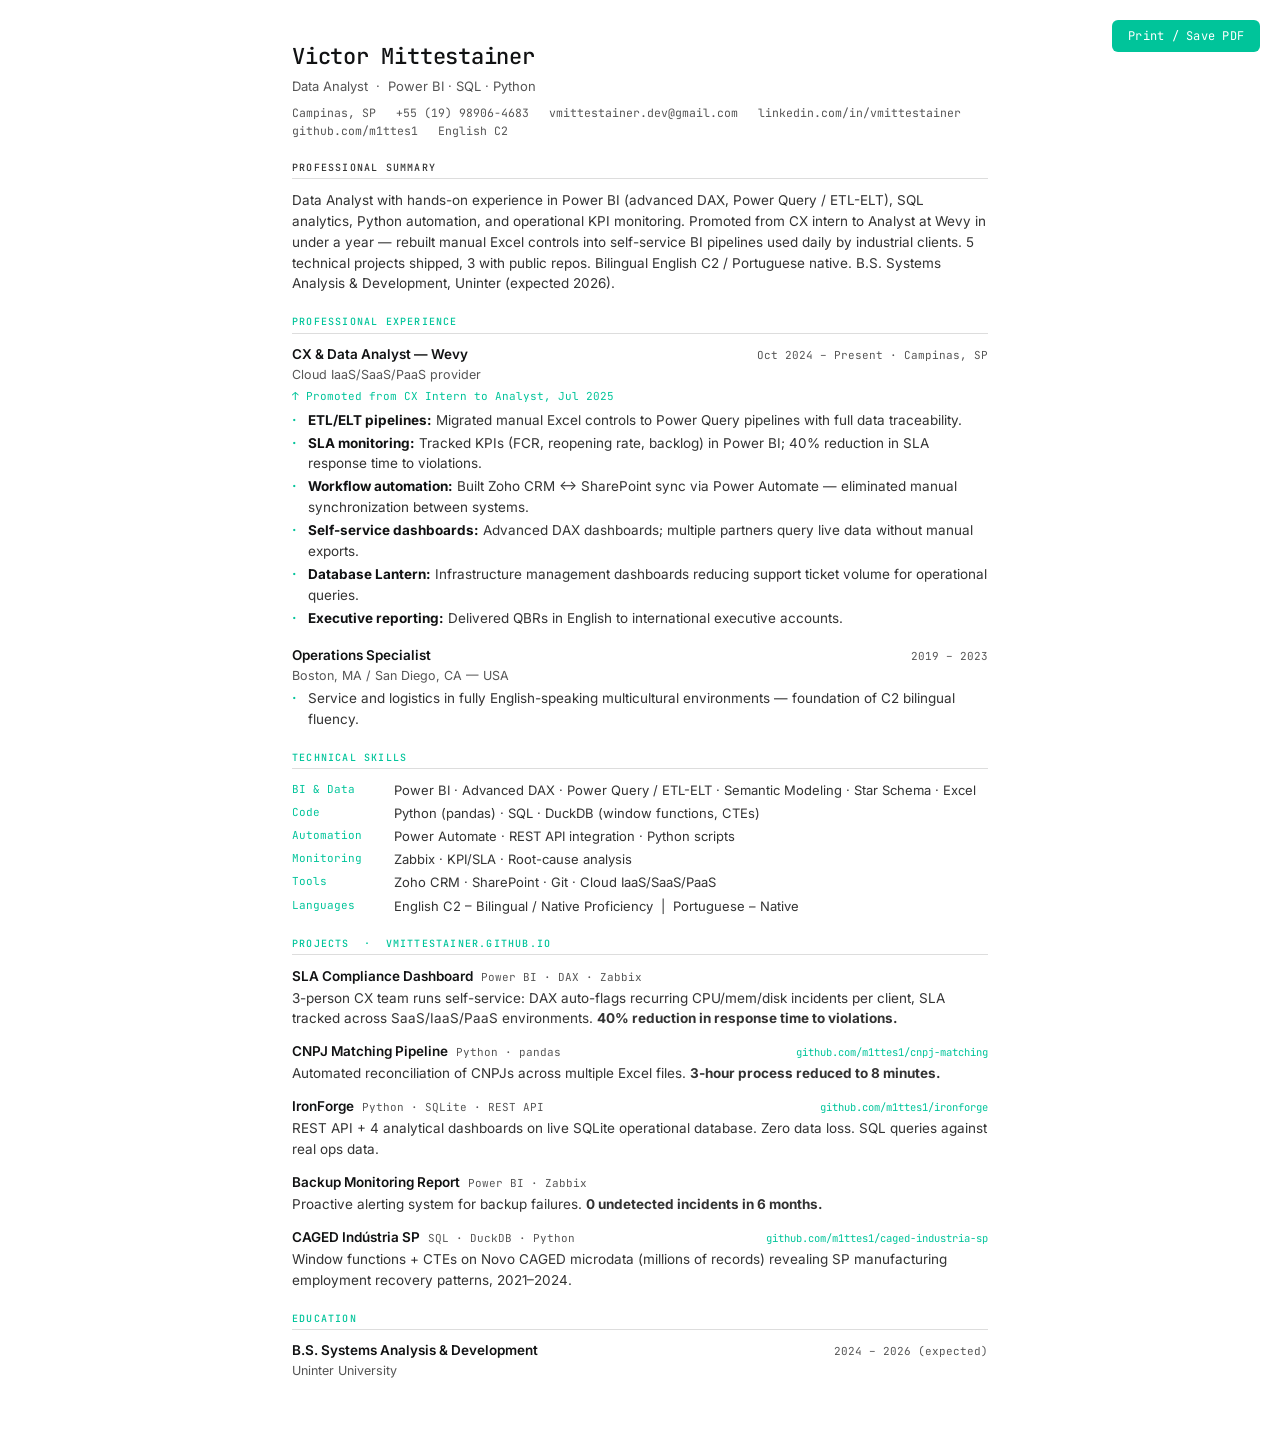
<file: assets/cv/victor-mittestainer-en.html>
<!DOCTYPE html>
<html lang="en">
<head>
  <meta charset="UTF-8" />
  <meta name="viewport" content="width=device-width, initial-scale=1.0" />
  <title>Victor Mittestainer — Data Analyst CV</title>
  <link href="https://fonts.googleapis.com/css2?family=Inter:wght@400;500;600&family=JetBrains+Mono:wght@400;500&display=swap" rel="stylesheet" />
  <style>
    *, *::before, *::after { box-sizing: border-box; margin: 0; padding: 0; }

    :root {
      --accent: #00C49A;
      --text:   #111213;
      --muted:  #555;
      --rule:   #ddd;
      --mono:   'JetBrains Mono', monospace;
      --sans:   'Inter', sans-serif;
    }

    body {
      font-family: var(--sans);
      font-size: 13.5px;
      line-height: 1.55;
      color: var(--text);
      background: #fff;
      padding: 2.5rem 2rem;
      max-width: 760px;
      margin: 0 auto;
    }

    /* ── PRINT BUTTON (screen only) ── */
    .print-btn {
      position: fixed;
      top: 1.25rem;
      right: 1.25rem;
      background: var(--accent);
      color: #fff;
      border: none;
      padding: 0.5rem 1rem;
      border-radius: 6px;
      font-family: var(--mono);
      font-size: 12px;
      cursor: pointer;
      letter-spacing: 0.02em;
    }
    .print-btn:hover { background: #00b38a; }

    /* ── HEADER ── */
    .cv-header { margin-bottom: 1.25rem; }

    .cv-name {
      font-family: var(--mono);
      font-size: 22px;
      font-weight: 500;
      letter-spacing: -0.01em;
      color: var(--text);
    }

    .cv-title {
      font-size: 13px;
      color: var(--muted);
      margin-top: 2px;
      margin-bottom: 0.5rem;
    }

    .cv-contact {
      font-family: var(--mono);
      font-size: 11.5px;
      color: var(--muted);
      display: flex;
      flex-wrap: wrap;
      gap: 0 1.25rem;
    }

    .cv-contact a { color: var(--muted); text-decoration: none; }
    .cv-contact a:hover { color: var(--accent); }

    /* ── SECTIONS ── */
    section { margin-bottom: 1.25rem; }

    .section-label {
      font-family: var(--mono);
      font-size: 10px;
      font-weight: 500;
      letter-spacing: 0.12em;
      text-transform: uppercase;
      color: var(--accent);
      border-bottom: 1px solid var(--rule);
      padding-bottom: 3px;
      margin-bottom: 0.65rem;
    }

    /* ── SUMMARY ── */
    .summary p { color: #333; }

    /* ── EXPERIENCE ── */
    .exp-item { margin-bottom: 1rem; }
    .exp-item:last-child { margin-bottom: 0; }

    .exp-header {
      display: flex;
      justify-content: space-between;
      align-items: baseline;
      flex-wrap: wrap;
      gap: 2px;
    }

    .exp-role {
      font-weight: 600;
      font-size: 13.5px;
    }

    .exp-period {
      font-family: var(--mono);
      font-size: 11px;
      color: var(--muted);
      white-space: nowrap;
    }

    .exp-org {
      font-size: 12.5px;
      color: var(--muted);
      margin-bottom: 3px;
    }

    .exp-promo {
      font-family: var(--mono);
      font-size: 11px;
      color: var(--accent);
      margin-bottom: 5px;
    }

    .exp-list { list-style: none; padding: 0; }

    .exp-list li {
      padding-left: 1rem;
      position: relative;
      margin-bottom: 2px;
      color: #333;
    }

    .exp-list li::before {
      content: '·';
      position: absolute;
      left: 0;
      color: var(--accent);
      font-weight: 700;
    }

    .exp-list strong { color: var(--text); }

    /* ── SKILLS ── */
    .skills-grid {
      display: grid;
      grid-template-columns: 90px 1fr;
      gap: 3px 0.75rem;
    }

    .skill-cat {
      font-family: var(--mono);
      font-size: 11px;
      color: var(--accent);
      padding-top: 1px;
    }

    .skill-val { color: #333; font-size: 13px; }

    /* ── PROJECTS ── */
    .project-item { margin-bottom: 0.75rem; }
    .project-item:last-child { margin-bottom: 0; }

    .project-header {
      display: flex;
      align-items: baseline;
      gap: 0.5rem;
      flex-wrap: wrap;
    }

    .project-name { font-weight: 600; font-size: 13.5px; }

    .project-tech {
      font-family: var(--mono);
      font-size: 11px;
      color: var(--muted);
    }

    .project-link {
      font-family: var(--mono);
      font-size: 10.5px;
      color: var(--accent);
      text-decoration: none;
      margin-left: auto;
    }

    .project-desc { color: #333; margin-top: 1px; }

    /* ── EDUCATION ── */
    .edu-header {
      display: flex;
      justify-content: space-between;
      align-items: baseline;
    }

    .edu-degree { font-weight: 600; }
    .edu-period { font-family: var(--mono); font-size: 11px; color: var(--muted); }
    .edu-org { color: var(--muted); font-size: 12.5px; }

    /* ── PRINT ── */
    @page {
      size: A4;
      margin: 18mm 16mm;
    }

    @media print {
      .print-btn { display: none; }
      body { padding: 0; font-size: 12.5px; }
      a { color: inherit !important; }
      section { page-break-inside: avoid; }
    }
  </style>
</head>
<body>

<button class="print-btn" onclick="window.print()">Print / Save PDF</button>

<!-- HEADER -->
<header class="cv-header">
  <p class="cv-name">Victor Mittestainer</p>
  <p class="cv-title">Data Analyst &nbsp;·&nbsp; Power BI · SQL · Python</p>
  <div class="cv-contact">
    <span>Campinas, SP</span>
    <span>+55 (19) 98906-4683</span>
    <a href="mailto:vmittestainer.dev@gmail.com">vmittestainer.dev@gmail.com</a>
    <a href="https://linkedin.com/in/vmittestainer" target="_blank">linkedin.com/in/vmittestainer</a>
    <a href="https://github.com/m1ttes1" target="_blank">github.com/m1ttes1</a>
    <span>English C2</span>
  </div>
</header>

<!-- SUMMARY -->
<section class="summary">
  <p class="section-label">Professional Summary</p>
  <p>Data Analyst with hands-on experience in Power BI (advanced DAX, Power Query / ETL-ELT), SQL analytics, Python automation, and operational KPI monitoring. Promoted from CX intern to Analyst at Wevy in under a year — rebuilt manual Excel controls into self-service BI pipelines used daily by industrial clients. 5 technical projects shipped, 3 with public repos. Bilingual English C2 / Portuguese native. B.S. Systems Analysis &amp; Development, Uninter (expected 2026).</p>
</section>

<!-- EXPERIENCE -->
<section>
  <p class="section-label">Professional Experience</p>

  <div class="exp-item">
    <div class="exp-header">
      <span class="exp-role">CX &amp; Data Analyst — Wevy</span>
      <span class="exp-period">Oct 2024 – Present · Campinas, SP</span>
    </div>
    <p class="exp-org">Cloud IaaS/SaaS/PaaS provider</p>
    <p class="exp-promo">↑ Promoted from CX Intern to Analyst, Jul 2025</p>
    <ul class="exp-list">
      <li><strong>ETL/ELT pipelines:</strong> Migrated manual Excel controls to Power Query pipelines with full data traceability.</li>
      <li><strong>SLA monitoring:</strong> Tracked KPIs (FCR, reopening rate, backlog) in Power BI; 40% reduction in SLA response time to violations.</li>
      <li><strong>Workflow automation:</strong> Built Zoho CRM ↔ SharePoint sync via Power Automate — eliminated manual synchronization between systems.</li>
      <li><strong>Self-service dashboards:</strong> Advanced DAX dashboards; multiple partners query live data without manual exports.</li>
      <li><strong>Database Lantern:</strong> Infrastructure management dashboards reducing support ticket volume for operational queries.</li>
      <li><strong>Executive reporting:</strong> Delivered QBRs in English to international executive accounts.</li>
    </ul>
  </div>

  <div class="exp-item">
    <div class="exp-header">
      <span class="exp-role">Operations Specialist</span>
      <span class="exp-period">2019 – 2023</span>
    </div>
    <p class="exp-org">Boston, MA / San Diego, CA — USA</p>
    <ul class="exp-list">
      <li>Service and logistics in fully English-speaking multicultural environments — foundation of C2 bilingual fluency.</li>
    </ul>
  </div>
</section>

<!-- SKILLS -->
<section>
  <p class="section-label">Technical Skills</p>
  <div class="skills-grid">
    <span class="skill-cat">BI &amp; Data</span>
    <span class="skill-val">Power BI · Advanced DAX · Power Query / ETL-ELT · Semantic Modeling · Star Schema · Excel</span>
    <span class="skill-cat">Code</span>
    <span class="skill-val">Python (pandas) · SQL · DuckDB (window functions, CTEs)</span>
    <span class="skill-cat">Automation</span>
    <span class="skill-val">Power Automate · REST API integration · Python scripts</span>
    <span class="skill-cat">Monitoring</span>
    <span class="skill-val">Zabbix · KPI/SLA · Root-cause analysis</span>
    <span class="skill-cat">Tools</span>
    <span class="skill-val">Zoho CRM · SharePoint · Git · Cloud IaaS/SaaS/PaaS</span>
    <span class="skill-cat">Languages</span>
    <span class="skill-val">English C2 – Bilingual / Native Proficiency &nbsp;|&nbsp; Portuguese – Native</span>
  </div>
</section>

<!-- PROJECTS -->
<section>
  <p class="section-label">Projects &nbsp;·&nbsp; vmittestainer.github.io</p>

  <div class="project-item">
    <div class="project-header">
      <span class="project-name">SLA Compliance Dashboard</span>
      <span class="project-tech">Power BI · DAX · Zabbix</span>
    </div>
    <p class="project-desc">3-person CX team runs self-service: DAX auto-flags recurring CPU/mem/disk incidents per client, SLA tracked across SaaS/IaaS/PaaS environments. <strong>40% reduction in response time to violations.</strong></p>
  </div>

  <div class="project-item">
    <div class="project-header">
      <span class="project-name">CNPJ Matching Pipeline</span>
      <span class="project-tech">Python · pandas</span>
      <a class="project-link" href="https://github.com/m1ttes1/cnpj-matching" target="_blank">github.com/m1ttes1/cnpj-matching</a>
    </div>
    <p class="project-desc">Automated reconciliation of CNPJs across multiple Excel files. <strong>3-hour process reduced to 8 minutes.</strong></p>
  </div>

  <div class="project-item">
    <div class="project-header">
      <span class="project-name">IronForge</span>
      <span class="project-tech">Python · SQLite · REST API</span>
      <a class="project-link" href="https://github.com/m1ttes1/ironforge" target="_blank">github.com/m1ttes1/ironforge</a>
    </div>
    <p class="project-desc">REST API + 4 analytical dashboards on live SQLite operational database. Zero data loss. SQL queries against real ops data.</p>
  </div>

  <div class="project-item">
    <div class="project-header">
      <span class="project-name">Backup Monitoring Report</span>
      <span class="project-tech">Power BI · Zabbix</span>
    </div>
    <p class="project-desc">Proactive alerting system for backup failures. <strong>0 undetected incidents in 6 months.</strong></p>
  </div>

  <div class="project-item">
    <div class="project-header">
      <span class="project-name">CAGED Indústria SP</span>
      <span class="project-tech">SQL · DuckDB · Python</span>
      <a class="project-link" href="https://github.com/m1ttes1/caged-industria-sp" target="_blank">github.com/m1ttes1/caged-industria-sp</a>
    </div>
    <p class="project-desc">Window functions + CTEs on Novo CAGED microdata (millions of records) revealing SP manufacturing employment recovery patterns, 2021–2024.</p>
  </div>
</section>

<!-- EDUCATION -->
<section>
  <p class="section-label">Education</p>
  <div class="edu-header">
    <span class="edu-degree">B.S. Systems Analysis &amp; Development</span>
    <span class="edu-period">2024 – 2026 (expected)</span>
  </div>
  <p class="edu-org">Uninter University</p>
</section>

</body>
</html>
</file>
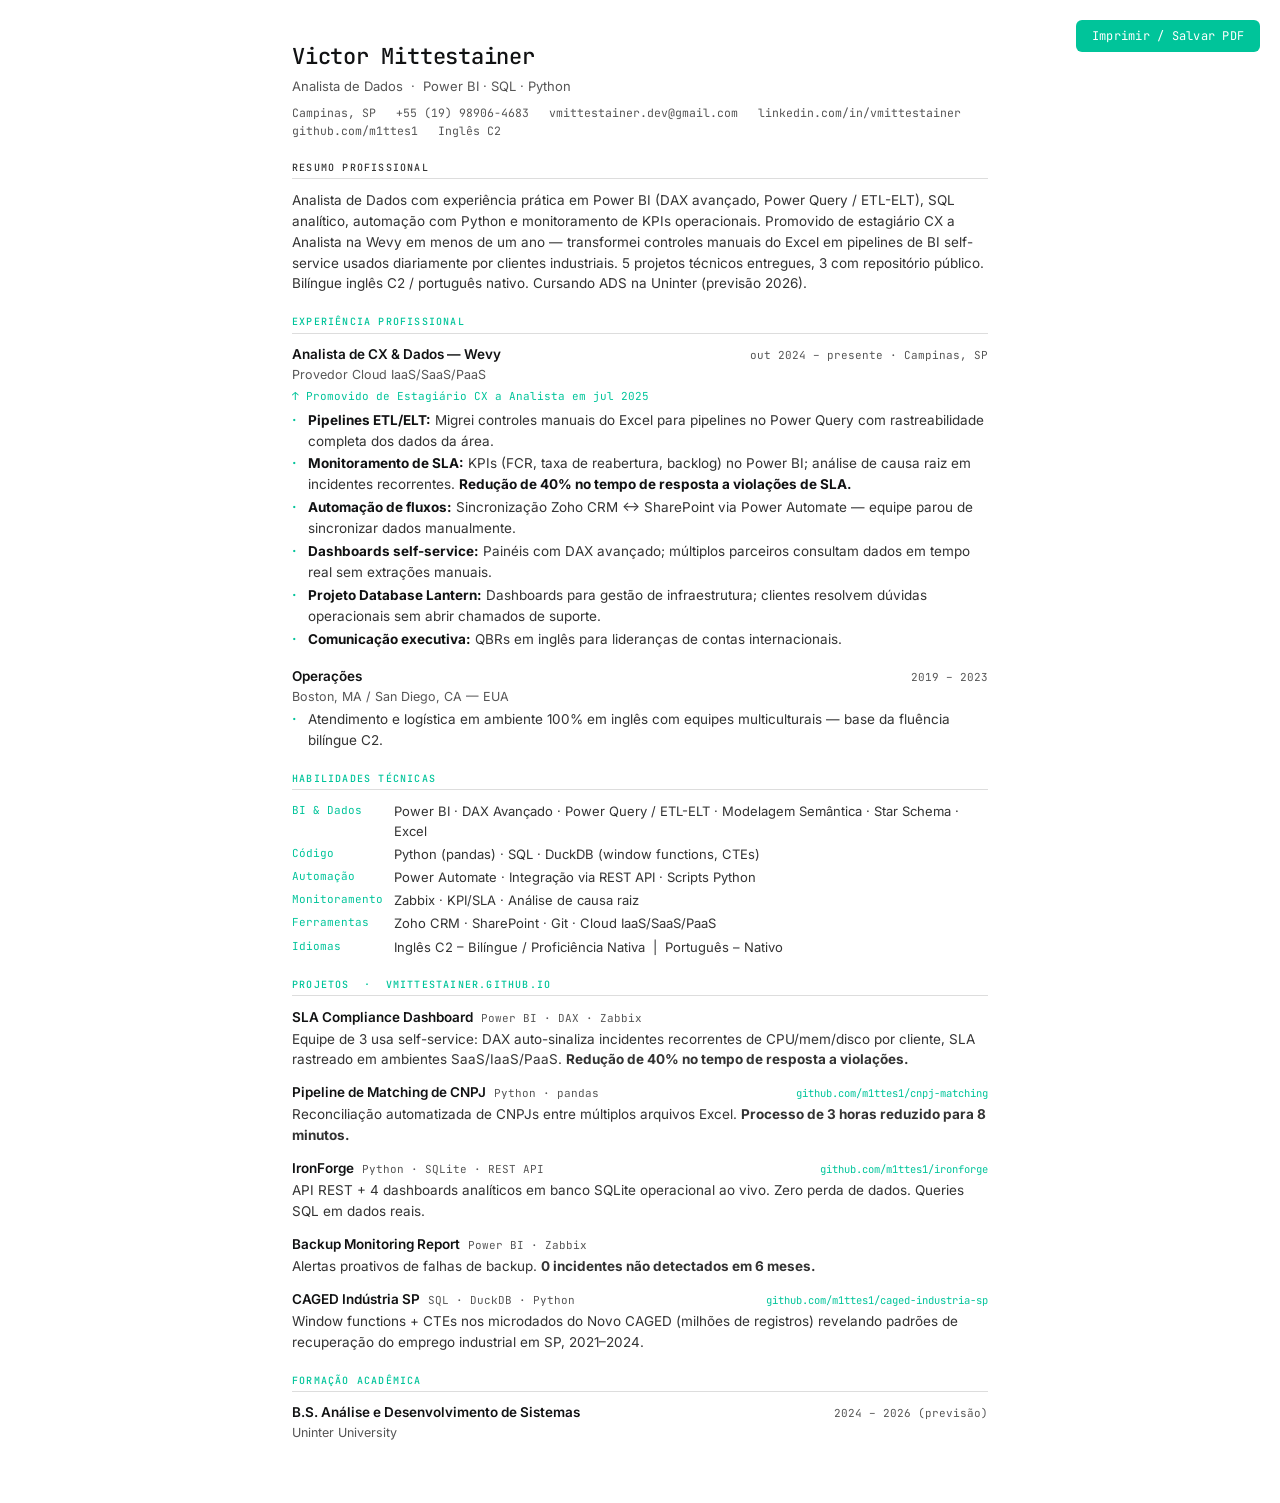
<file: assets/cv/victor-mittestainer-pt.html>
<!DOCTYPE html>
<html lang="pt-BR">
<head>
  <meta charset="UTF-8" />
  <meta name="viewport" content="width=device-width, initial-scale=1.0" />
  <title>Victor Mittestainer — Analista de Dados CV</title>
  <link href="https://fonts.googleapis.com/css2?family=Inter:wght@400;500;600&family=JetBrains+Mono:wght@400;500&display=swap" rel="stylesheet" />
  <style>
    *, *::before, *::after { box-sizing: border-box; margin: 0; padding: 0; }

    :root {
      --accent: #00C49A;
      --text:   #111213;
      --muted:  #555;
      --rule:   #ddd;
      --mono:   'JetBrains Mono', monospace;
      --sans:   'Inter', sans-serif;
    }

    body {
      font-family: var(--sans);
      font-size: 13.5px;
      line-height: 1.55;
      color: var(--text);
      background: #fff;
      padding: 2.5rem 2rem;
      max-width: 760px;
      margin: 0 auto;
    }

    .print-btn {
      position: fixed;
      top: 1.25rem;
      right: 1.25rem;
      background: var(--accent);
      color: #fff;
      border: none;
      padding: 0.5rem 1rem;
      border-radius: 6px;
      font-family: var(--mono);
      font-size: 12px;
      cursor: pointer;
      letter-spacing: 0.02em;
    }
    .print-btn:hover { background: #00b38a; }

    .cv-header { margin-bottom: 1.25rem; }

    .cv-name {
      font-family: var(--mono);
      font-size: 22px;
      font-weight: 500;
      letter-spacing: -0.01em;
    }

    .cv-title {
      font-size: 13px;
      color: var(--muted);
      margin-top: 2px;
      margin-bottom: 0.5rem;
    }

    .cv-contact {
      font-family: var(--mono);
      font-size: 11.5px;
      color: var(--muted);
      display: flex;
      flex-wrap: wrap;
      gap: 0 1.25rem;
    }

    .cv-contact a { color: var(--muted); text-decoration: none; }
    .cv-contact a:hover { color: var(--accent); }

    section { margin-bottom: 1.25rem; }

    .section-label {
      font-family: var(--mono);
      font-size: 10px;
      font-weight: 500;
      letter-spacing: 0.12em;
      text-transform: uppercase;
      color: var(--accent);
      border-bottom: 1px solid var(--rule);
      padding-bottom: 3px;
      margin-bottom: 0.65rem;
    }

    .summary p { color: #333; }

    .exp-item { margin-bottom: 1rem; }
    .exp-item:last-child { margin-bottom: 0; }

    .exp-header {
      display: flex;
      justify-content: space-between;
      align-items: baseline;
      flex-wrap: wrap;
      gap: 2px;
    }

    .exp-role { font-weight: 600; font-size: 13.5px; }
    .exp-period { font-family: var(--mono); font-size: 11px; color: var(--muted); white-space: nowrap; }
    .exp-org { font-size: 12.5px; color: var(--muted); margin-bottom: 3px; }

    .exp-promo {
      font-family: var(--mono);
      font-size: 11px;
      color: var(--accent);
      margin-bottom: 5px;
    }

    .exp-list { list-style: none; padding: 0; }

    .exp-list li {
      padding-left: 1rem;
      position: relative;
      margin-bottom: 2px;
      color: #333;
    }

    .exp-list li::before {
      content: '·';
      position: absolute;
      left: 0;
      color: var(--accent);
      font-weight: 700;
    }

    .exp-list strong { color: var(--text); }

    .skills-grid {
      display: grid;
      grid-template-columns: 90px 1fr;
      gap: 3px 0.75rem;
    }

    .skill-cat { font-family: var(--mono); font-size: 11px; color: var(--accent); padding-top: 1px; }
    .skill-val { color: #333; font-size: 13px; }

    .project-item { margin-bottom: 0.75rem; }
    .project-item:last-child { margin-bottom: 0; }

    .project-header {
      display: flex;
      align-items: baseline;
      gap: 0.5rem;
      flex-wrap: wrap;
    }

    .project-name { font-weight: 600; font-size: 13.5px; }
    .project-tech { font-family: var(--mono); font-size: 11px; color: var(--muted); }

    .project-link {
      font-family: var(--mono);
      font-size: 10.5px;
      color: var(--accent);
      text-decoration: none;
      margin-left: auto;
    }

    .project-desc { color: #333; margin-top: 1px; }

    .edu-header { display: flex; justify-content: space-between; align-items: baseline; }
    .edu-degree { font-weight: 600; }
    .edu-period { font-family: var(--mono); font-size: 11px; color: var(--muted); }
    .edu-org { color: var(--muted); font-size: 12.5px; }

    @page {
      size: A4;
      margin: 18mm 16mm;
    }

    @media print {
      .print-btn { display: none; }
      body { padding: 0; font-size: 12.5px; }
      a { color: inherit !important; }
      section { page-break-inside: avoid; }
    }
  </style>
</head>
<body>

<button class="print-btn" onclick="window.print()">Imprimir / Salvar PDF</button>

<!-- HEADER -->
<header class="cv-header">
  <p class="cv-name">Victor Mittestainer</p>
  <p class="cv-title">Analista de Dados &nbsp;·&nbsp; Power BI · SQL · Python</p>
  <div class="cv-contact">
    <span>Campinas, SP</span>
    <span>+55 (19) 98906-4683</span>
    <a href="mailto:vmittestainer.dev@gmail.com">vmittestainer.dev@gmail.com</a>
    <a href="https://linkedin.com/in/vmittestainer" target="_blank">linkedin.com/in/vmittestainer</a>
    <a href="https://github.com/m1ttes1" target="_blank">github.com/m1ttes1</a>
    <span>Inglês C2</span>
  </div>
</header>

<!-- RESUMO -->
<section class="summary">
  <p class="section-label">Resumo Profissional</p>
  <p>Analista de Dados com experiência prática em Power BI (DAX avançado, Power Query / ETL-ELT), SQL analítico, automação com Python e monitoramento de KPIs operacionais. Promovido de estagiário CX a Analista na Wevy em menos de um ano — transformei controles manuais do Excel em pipelines de BI self-service usados diariamente por clientes industriais. 5 projetos técnicos entregues, 3 com repositório público. Bilíngue inglês C2 / português nativo. Cursando ADS na Uninter (previsão 2026).</p>
</section>

<!-- EXPERIÊNCIA -->
<section>
  <p class="section-label">Experiência Profissional</p>

  <div class="exp-item">
    <div class="exp-header">
      <span class="exp-role">Analista de CX &amp; Dados — Wevy</span>
      <span class="exp-period">out 2024 – presente · Campinas, SP</span>
    </div>
    <p class="exp-org">Provedor Cloud IaaS/SaaS/PaaS</p>
    <p class="exp-promo">↑ Promovido de Estagiário CX a Analista em jul 2025</p>
    <ul class="exp-list">
      <li><strong>Pipelines ETL/ELT:</strong> Migrei controles manuais do Excel para pipelines no Power Query com rastreabilidade completa dos dados da área.</li>
      <li><strong>Monitoramento de SLA:</strong> KPIs (FCR, taxa de reabertura, backlog) no Power BI; análise de causa raiz em incidentes recorrentes. <strong>Redução de 40% no tempo de resposta a violações de SLA.</strong></li>
      <li><strong>Automação de fluxos:</strong> Sincronização Zoho CRM ↔ SharePoint via Power Automate — equipe parou de sincronizar dados manualmente.</li>
      <li><strong>Dashboards self-service:</strong> Painéis com DAX avançado; múltiplos parceiros consultam dados em tempo real sem extrações manuais.</li>
      <li><strong>Projeto Database Lantern:</strong> Dashboards para gestão de infraestrutura; clientes resolvem dúvidas operacionais sem abrir chamados de suporte.</li>
      <li><strong>Comunicação executiva:</strong> QBRs em inglês para lideranças de contas internacionais.</li>
    </ul>
  </div>

  <div class="exp-item">
    <div class="exp-header">
      <span class="exp-role">Operações</span>
      <span class="exp-period">2019 – 2023</span>
    </div>
    <p class="exp-org">Boston, MA / San Diego, CA — EUA</p>
    <ul class="exp-list">
      <li>Atendimento e logística em ambiente 100% em inglês com equipes multiculturais — base da fluência bilíngue C2.</li>
    </ul>
  </div>
</section>

<!-- HABILIDADES -->
<section>
  <p class="section-label">Habilidades Técnicas</p>
  <div class="skills-grid">
    <span class="skill-cat">BI &amp; Dados</span>
    <span class="skill-val">Power BI · DAX Avançado · Power Query / ETL-ELT · Modelagem Semântica · Star Schema · Excel</span>
    <span class="skill-cat">Código</span>
    <span class="skill-val">Python (pandas) · SQL · DuckDB (window functions, CTEs)</span>
    <span class="skill-cat">Automação</span>
    <span class="skill-val">Power Automate · Integração via REST API · Scripts Python</span>
    <span class="skill-cat">Monitoramento</span>
    <span class="skill-val">Zabbix · KPI/SLA · Análise de causa raiz</span>
    <span class="skill-cat">Ferramentas</span>
    <span class="skill-val">Zoho CRM · SharePoint · Git · Cloud IaaS/SaaS/PaaS</span>
    <span class="skill-cat">Idiomas</span>
    <span class="skill-val">Inglês C2 – Bilíngue / Proficiência Nativa &nbsp;|&nbsp; Português – Nativo</span>
  </div>
</section>

<!-- PROJETOS -->
<section>
  <p class="section-label">Projetos &nbsp;·&nbsp; vmittestainer.github.io</p>

  <div class="project-item">
    <div class="project-header">
      <span class="project-name">SLA Compliance Dashboard</span>
      <span class="project-tech">Power BI · DAX · Zabbix</span>
    </div>
    <p class="project-desc">Equipe de 3 usa self-service: DAX auto-sinaliza incidentes recorrentes de CPU/mem/disco por cliente, SLA rastreado em ambientes SaaS/IaaS/PaaS. <strong>Redução de 40% no tempo de resposta a violações.</strong></p>
  </div>

  <div class="project-item">
    <div class="project-header">
      <span class="project-name">Pipeline de Matching de CNPJ</span>
      <span class="project-tech">Python · pandas</span>
      <a class="project-link" href="https://github.com/m1ttes1/cnpj-matching" target="_blank">github.com/m1ttes1/cnpj-matching</a>
    </div>
    <p class="project-desc">Reconciliação automatizada de CNPJs entre múltiplos arquivos Excel. <strong>Processo de 3 horas reduzido para 8 minutos.</strong></p>
  </div>

  <div class="project-item">
    <div class="project-header">
      <span class="project-name">IronForge</span>
      <span class="project-tech">Python · SQLite · REST API</span>
      <a class="project-link" href="https://github.com/m1ttes1/ironforge" target="_blank">github.com/m1ttes1/ironforge</a>
    </div>
    <p class="project-desc">API REST + 4 dashboards analíticos em banco SQLite operacional ao vivo. Zero perda de dados. Queries SQL em dados reais.</p>
  </div>

  <div class="project-item">
    <div class="project-header">
      <span class="project-name">Backup Monitoring Report</span>
      <span class="project-tech">Power BI · Zabbix</span>
    </div>
    <p class="project-desc">Alertas proativos de falhas de backup. <strong>0 incidentes não detectados em 6 meses.</strong></p>
  </div>

  <div class="project-item">
    <div class="project-header">
      <span class="project-name">CAGED Indústria SP</span>
      <span class="project-tech">SQL · DuckDB · Python</span>
      <a class="project-link" href="https://github.com/m1ttes1/caged-industria-sp" target="_blank">github.com/m1ttes1/caged-industria-sp</a>
    </div>
    <p class="project-desc">Window functions + CTEs nos microdados do Novo CAGED (milhões de registros) revelando padrões de recuperação do emprego industrial em SP, 2021–2024.</p>
  </div>
</section>

<!-- FORMAÇÃO -->
<section>
  <p class="section-label">Formação Acadêmica</p>
  <div class="edu-header">
    <span class="edu-degree">B.S. Análise e Desenvolvimento de Sistemas</span>
    <span class="edu-period">2024 – 2026 (previsão)</span>
  </div>
  <p class="edu-org">Uninter University</p>
</section>

</body>
</html>
</file>
